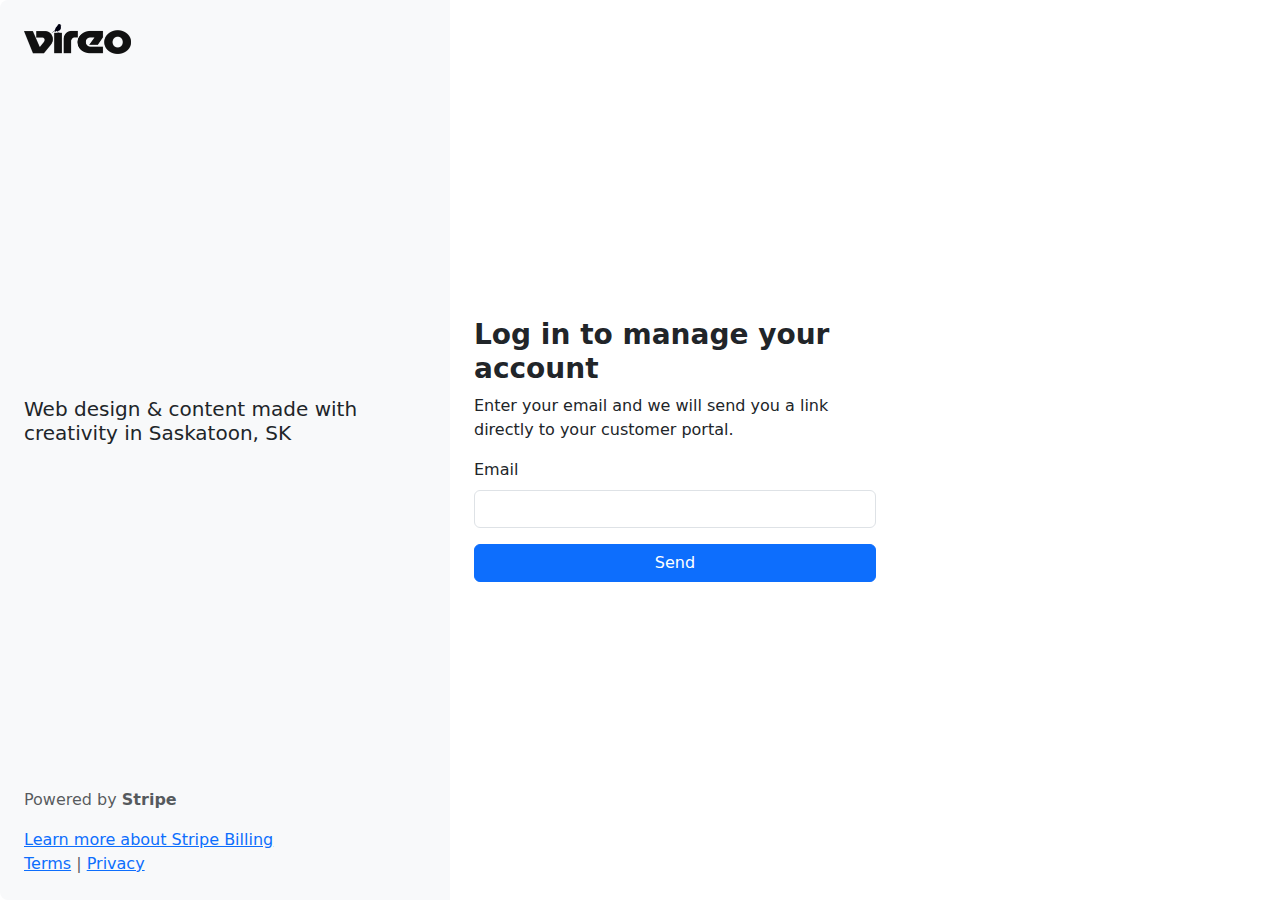
<file: clientLogin.html>
<!DOCTYPE html>
<html lang="en">
<head>
    <meta charset="UTF-8">
    <meta name="viewport" content="width=device-width, initial-scale=1.0">
    <title>Login Page</title>
    <link href="https://cdn.jsdelivr.net/npm/bootstrap@5.2.3/dist/css/bootstrap.min.css" rel="stylesheet">
    <link rel="stylesheet" href="./css/client.css">
</head>
<body>
    <div class="container-fluid d-flex justify-content-start align-items-start vh-100">
        <div class="row login-container flex-column flex-md-row">
            <div class="col-md-6 d-flex flex-column justify-content-between bg-light p-4">
                <div>
                    <div class="logo">
                        <img src="./image/vireo.png" alt="" style="height: 30px;">
                    </div>
                </div>

                <div class="description">
                    <h5 class="my-4">Web design & content made with creativity in Saskatoon, SK</h5>
                </div>
                <div class="powered-by text-muted">
                    <p>Powered by <strong>Stripe</strong></p>
                    <a href="#">Learn more about Stripe Billing</a><br>
                    <a href="#">Terms</a> | <a href="#">Privacy</a>
                </div>
            </div>
            <div class="col-md-6 d-flex flex-column justify-content-center p-4">
                <h3 class="fw-bold">Log in to manage your account</h3>
                <p>Enter your email and we will send you a link directly to your customer portal.</p>
                <form>
                    <div class="mb-3">
                        <label for="email" class="form-label">Email</label>
                        <input type="email" class="form-control" id="email" required>
                    </div>
                    <button type="submit" class="btn btn-primary w-100">Send</button>
                </form>
            </div>
        </div>
    </div>
</body>
</html>
</file>
<file: css/client.css>
.login-container {
    max-width: 900px;
    width: 100%;
    height: 100vh;
    background: #fff;
    border-radius: 8px;
    overflow-x: hidden;
    display: flex;
}
</file>
